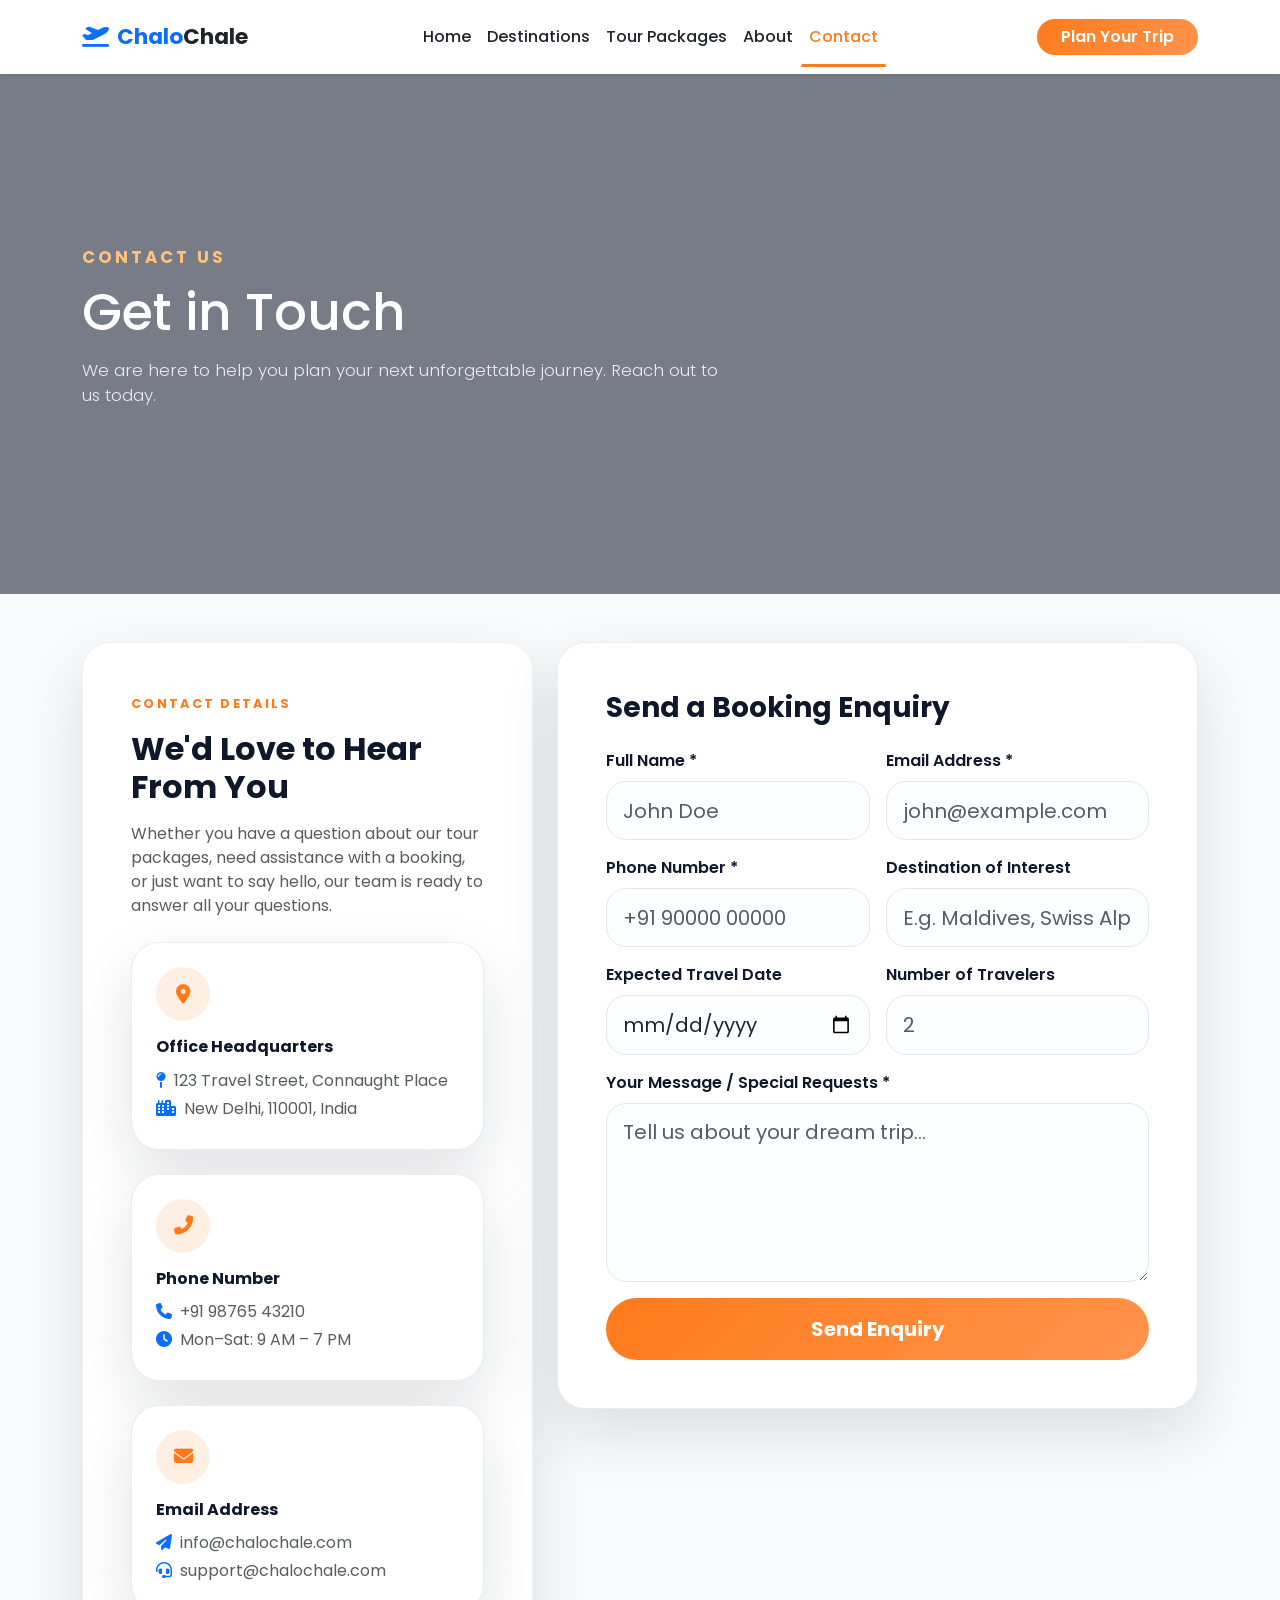
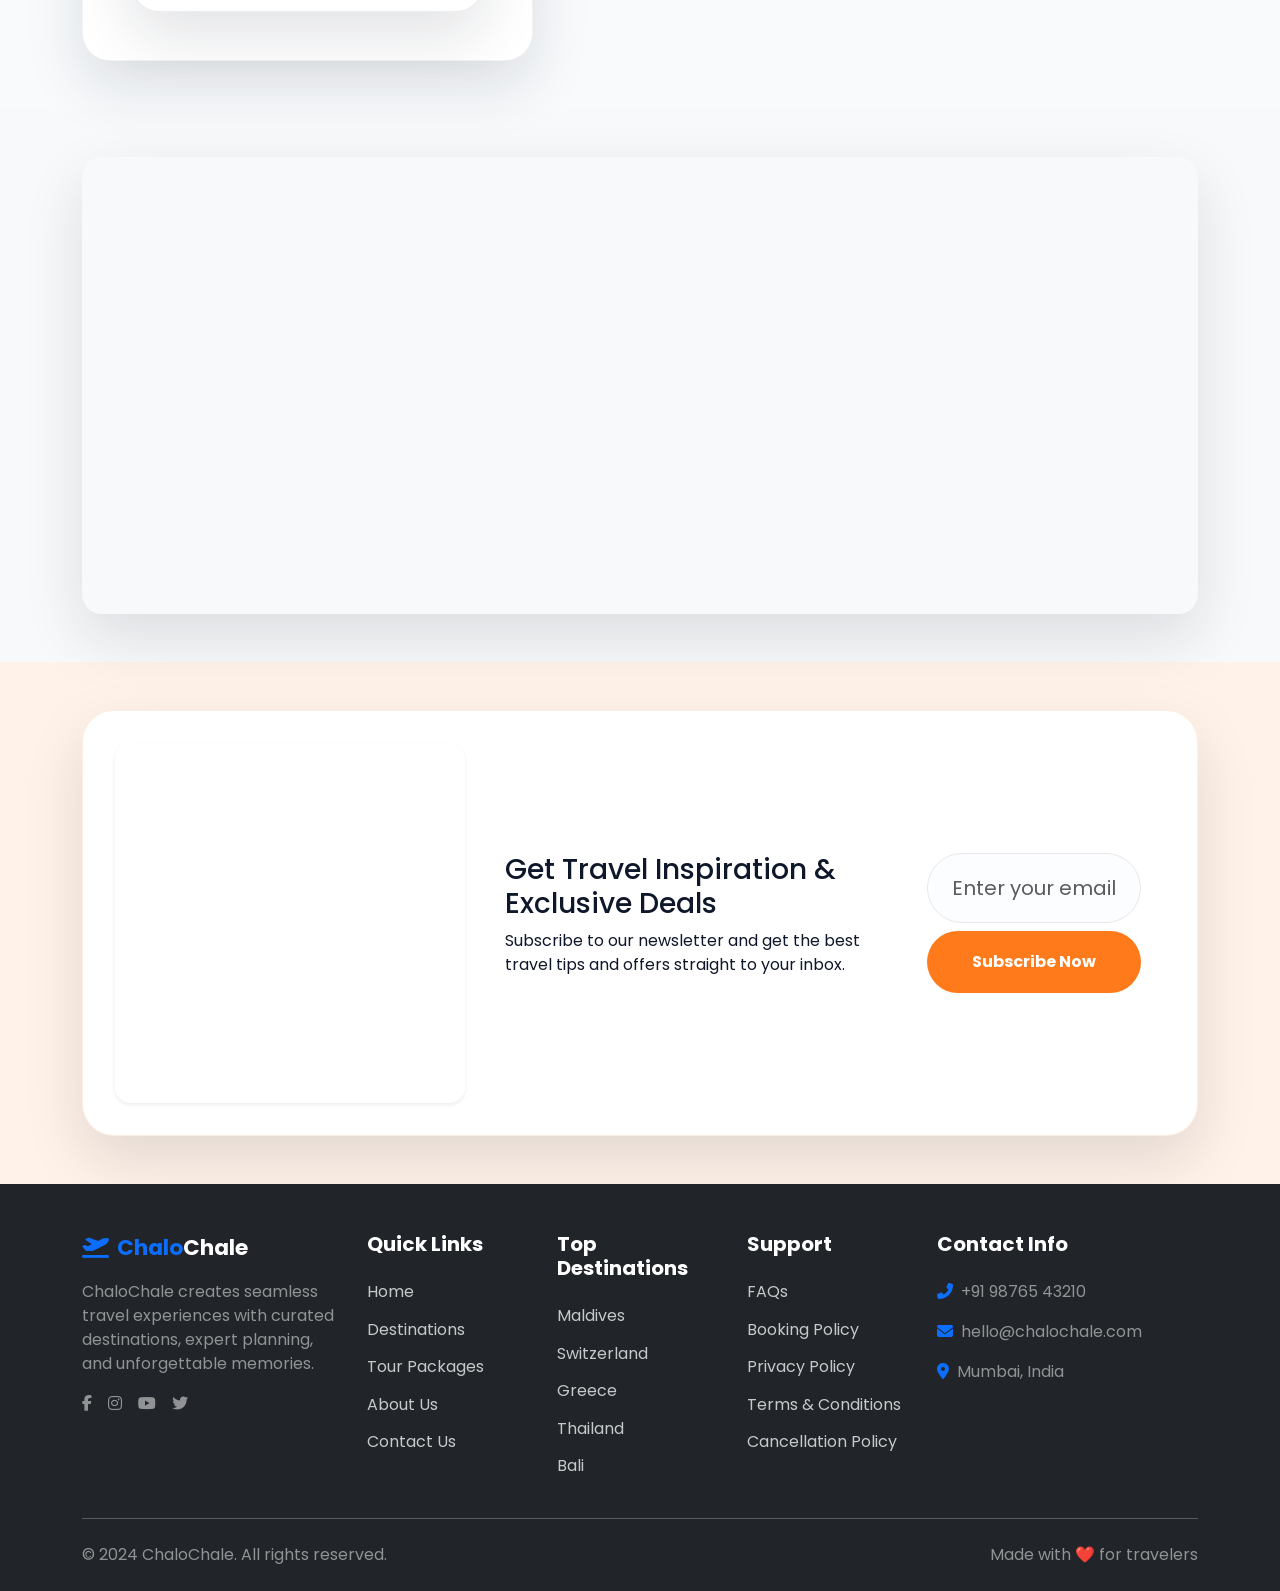
<file: contact.html>
﻿<!DOCTYPE html>
<html lang="en">
<head>
    <meta charset="UTF-8">
    <meta name="viewport" content="width=device-width, initial-scale=1.0">
    <meta name="description" content="Contact ChaloChale for bookings, travel assistance, and inquiries. Explore premium travel services with our luxury booking platform.">
    <title>Contact - ChaloChale</title>
    <link rel="icon" type="image/svg+xml" href="./assets/icons/chalochale-favicon.svg">
    <link href="https://cdn.jsdelivr.net/npm/bootstrap@5.3.8/dist/css/bootstrap.min.css" rel="stylesheet">
    <link rel="stylesheet" href="https://cdnjs.cloudflare.com/ajax/libs/font-awesome/6.4.0/css/all.min.css">
    <link rel="preconnect" href="https://fonts.googleapis.com">
    <link rel="preconnect" href="https://fonts.gstatic.com" crossorigin>
    <link href="https://fonts.googleapis.com/css2?family=Poppins:wght@300;400;500;600;700;800&display=swap" rel="stylesheet">
    <link rel="stylesheet" href="./assets/css/style.css">
</head>
<body>
    <header class="sticky-top bg-white shadow-sm">
        <nav class="navbar navbar-expand-lg navbar-light bg-white py-3">
            <div class="container">
                <a class="navbar-brand fw-bold d-flex align-items-center" href="index.html">
                    <i class="fas fa-plane-departure text-primary me-2"></i>
                    <span class="text-primary">Chalo</span><span class="text-dark">Chale</span>
                </a>
                <button class="navbar-toggler" type="button" data-bs-toggle="collapse" data-bs-target="#navbarNav" aria-controls="navbarNav" aria-expanded="false" aria-label="Toggle navigation">
                    <span class="navbar-toggler-icon"></span>
                </button>
                <div class="collapse navbar-collapse" id="navbarNav">
                    <ul class="navbar-nav mx-auto mb-2 mb-lg-0">
                        <li class="nav-item"><a class="nav-link text-dark" href="index.html">Home</a></li>
                        <li class="nav-item"><a class="nav-link text-dark" href="destinations.html">Destinations</a></li>
                        <li class="nav-item"><a class="nav-link text-dark" href="Packages.html">Tour Packages</a></li>
                        <li class="nav-item"><a class="nav-link text-dark" href="About.html">About</a></li>
                        <li class="nav-item"><a class="nav-link active" href="contact.html">Contact</a></li>
                    </ul>
                    <a class="btn btn-primary rounded-pill px-4 fw-semibold" href="login.html">Plan Your Trip</a>
                </div>
            </div>
        </nav>
    </header>

    <section class="contact-hero d-flex align-items-center">
        <div class="container">
            <div class="row">
                <div class="col-lg-7">
                    <p class="section-label">CONTACT US</p>
                    <h1>Get in Touch</h1>
                    <p class="lead">We are here to help you plan your next unforgettable journey. Reach out to us today.</p>
                </div>
            </div>
        </div>
    </section>

    <section class="contact-main py-5">
        <div class="container">
            <div class="row g-4">
                <div class="col-lg-5 fade-in-up">
                    <div class="contact-intro-card p-4 p-xl-5">
                        <p class="section-label">CONTACT DETAILS</p>
                        <h2 class="fw-bold mb-3">We'd Love to Hear From You</h2>
                        <p class="text-muted mb-4">Whether you have a question about our tour packages, need assistance with a booking, or just want to say hello, our team is ready to answer all your questions.</p>

                        <div class="contact-info-card p-4 mb-4">
                            <div class="icon-holder mb-3"><i class="fas fa-map-marker-alt"></i></div>
                            <h6>Office Headquarters</h6>
                            <p class="mb-1 text-muted"><i class="fas fa-map-pin me-2 text-primary"></i>123 Travel Street, Connaught Place</p>
                            <p class="text-muted"><i class="fas fa-city me-2 text-primary"></i>New Delhi, 110001, India</p>
                        </div>
                        <div class="contact-info-card p-4 mb-4">
                            <div class="icon-holder mb-3"><i class="fas fa-phone-alt"></i></div>
                            <h6>Phone Number</h6>
                            <p class="mb-1 text-muted"><i class="fas fa-phone me-2 text-primary"></i>+91 98765 43210</p>
                            <p class="text-muted"><i class="fas fa-clock me-2 text-primary"></i>Mon–Sat: 9 AM – 7 PM</p>
                        </div>
                        <div class="contact-info-card p-4">
                            <div class="icon-holder mb-3"><i class="fas fa-envelope"></i></div>
                            <h6>Email Address</h6>
                            <p class="mb-1 text-muted"><i class="fas fa-paper-plane me-2 text-primary"></i><a href="mailto:info@chalochale.com" class="text-muted text-decoration-none">info@chalochale.com</a></p>
                            <p class="text-muted"><i class="fas fa-headset me-2 text-primary"></i><a href="mailto:support@chalochale.com" class="text-muted text-decoration-none">support@chalochale.com</a></p>
                        </div>
                    </div>
                </div>
                <div class="col-lg-7 fade-in-up">
                    <div class="contact-form-card p-4 p-xl-5">
                        <h3 class="fw-bold mb-4">Send a Booking Enquiry</h3>
                        <form id="contact-enquiry-form" novalidate>
                            <div class="row g-3">
                                <div class="col-md-6">
                                    <label for="fullName" class="form-label">Full Name *</label>
                                    <input id="fullName" type="text" class="form-control form-control-lg" placeholder="John Doe" required>
                                    <div class="invalid-feedback">Please enter your full name.</div>
                                </div>
                                <div class="col-md-6">
                                    <label for="emailAddress" class="form-label">Email Address *</label>
                                    <input id="emailAddress" type="email" class="form-control form-control-lg" placeholder="john@example.com" required>
                                    <div class="invalid-feedback">Please enter a valid email address.</div>
                                </div>
                                <div class="col-md-6">
                                    <label for="phoneNumber" class="form-label">Phone Number *</label>
                                    <input id="phoneNumber" type="tel" class="form-control form-control-lg" placeholder="+91 90000 00000" required>
                                    <div class="invalid-feedback">Please enter your phone number.</div>
                                </div>
                                <div class="col-md-6">
                                    <label for="destinationInterest" class="form-label">Destination of Interest</label>
                                    <input id="destinationInterest" type="text" class="form-control form-control-lg" placeholder="E.g. Maldives, Swiss Alps">
                                </div>
                                <div class="col-md-6">
                                    <label for="travelDate" class="form-label">Expected Travel Date</label>
                                    <input id="travelDate" type="date" class="form-control form-control-lg">
                                </div>
                                <div class="col-md-6">
                                    <label for="travelers" class="form-label">Number of Travelers</label>
                                    <input id="travelers" type="number" class="form-control form-control-lg" placeholder="2" min="1">
                                </div>
                                <div class="col-12">
                                    <label for="message" class="form-label">Your Message / Special Requests *</label>
                                    <textarea id="message" class="form-control form-control-lg" rows="5" placeholder="Tell us about your dream trip..." required></textarea>
                                    <div class="invalid-feedback">Please share your travel request.</div>
                                </div>
                                <div class="col-12">
                                    <button type="submit" class="btn btn-primary btn-lg w-100">Send Enquiry</button>
                                </div>
                            </div>
                        </form>
                    </div>
                </div>
            </div>
        </div>
    </section>

    <section class="map-section">
        <div class="container">
            <div class="map-wrapper fade-in-up">
                <iframe src="https://www.google.com/maps/embed?pb=!1m18!1m12!1m3!1d3502.0509088076267!2d77.21672117490584!3d28.631845682442434!2m3!1f0!2f0!3f0!3m2!1i1024!2i768!4f13.1!3m3!1m2!1s0x390d1ed5b1ccba05%3A0xd2c0217e71aa00e!2sConnaught%20Place%2C%20New%20Delhi%2C%20Delhi!5e0!3m2!1sen!2sin!4v1700000000000!5m2!1sen!2sin" allowfullscreen="" loading="lazy" referrerpolicy="no-referrer-when-downgrade"></iframe>
            </div>
        </div>
    </section>

    <section class="newsletter-section py-5 bg-peach">
        <div class="container">
            <div class="newsletter-card row g-0 align-items-center">
                <div class="col-lg-4">
                    <div class="newsletter-image rounded-4 shadow-sm" role="img" aria-label="Travel kit illustration"></div>
                </div>
                <div class="col-lg-5 newsletter-content">
                    <h3>Get Travel Inspiration & Exclusive Deals</h3>
                    <p>Subscribe to our newsletter and get the best travel tips and offers straight to your inbox.</p>
                </div>
                <div class="col-lg-3 p-4">
                    <form class="row g-2 newsletter-form" novalidate>
                        <div class="col-12">
                            <input type="email" class="form-control form-control-lg" placeholder="Enter your email address" required>
                        </div>
                        <div class="col-12 d-grid">
                            <button type="submit" class="btn btn-primary btn-subscribe">Subscribe Now</button>
                        </div>
                    </form>
                </div>
            </div>
        </div>
    </section>
    
    <footer class="bg-dark text-white pt-5 pb-4">
        <div class="container">
            <div class="row g-4">
                <div class="col-12 col-lg-3">
                    <a class="navbar-brand fw-bold text-white mb-3 d-inline-flex align-items-center" href="index.html">
                        <i class="fas fa-plane-departure text-primary me-2"></i>
                        <span class="text-primary">Chalo</span><span>Chale</span>
                    </a>
                    <p class="text-white-50">ChaloChale creates seamless travel experiences with curated destinations, expert planning, and unforgettable memories.</p>
                    <div class="d-flex gap-3 mt-3">
                        <a href="#" class="text-white-50 hover-primary"><i class="fab fa-facebook-f"></i></a>
                        <a href="#" class="text-white-50 hover-primary"><i class="fab fa-instagram"></i></a>
                        <a href="#" class="text-white-50 hover-primary"><i class="fab fa-youtube"></i></a>
                        <a href="#" class="text-white-50 hover-primary"><i class="fab fa-twitter"></i></a>
                    </div>
                </div>
                <div class="col-6 col-md-4 col-lg-2">
                    <h5 class="fw-bold mb-4">Quick Links</h5>
                    <ul class="list-unstyled footer-list">
                        <li><a href="index.html">Home</a></li>
                        <li><a href="destinations.html">Destinations</a></li>
                        <li><a href="Packages.html">Tour Packages</a></li>
                        <li><a href="About.html">About Us</a></li>
                        <li><a href="contact.html">Contact Us</a></li>
                    </ul>
                </div>
                <div class="col-6 col-md-4 col-lg-2">
                    <h5 class="fw-bold mb-4">Top Destinations</h5>
                    <ul class="list-unstyled footer-list">
                        <li><a href="#">Maldives</a></li>
                        <li><a href="#">Switzerland</a></li>
                        <li><a href="#">Greece</a></li>
                        <li><a href="#">Thailand</a></li>
                        <li><a href="#">Bali</a></li>
                    </ul>
                </div>
                <div class="col-6 col-md-4 col-lg-2">
                    <h5 class="fw-bold mb-4">Support</h5>
                    <ul class="list-unstyled footer-list">
                        <li><a href="#">FAQs</a></li>
                        <li><a href="#">Booking Policy</a></li>
                        <li><a href="#">Privacy Policy</a></li>
                        <li><a href="#">Terms & Conditions</a></li>
                        <li><a href="#">Cancellation Policy</a></li>
                    </ul>
                </div>
                <div class="col-12 col-lg-3">
                    <h5 class="fw-bold mb-4">Contact Info</h5>
                    <ul class="list-unstyled text-white-50 footer-list">
                        <li class="mb-3"><i class="fas fa-phone-alt me-2 text-primary"></i>+91 98765 43210</li>
                        <li class="mb-3"><i class="fas fa-envelope me-2 text-primary"></i>hello@chalochale.com</li>
                        <li><i class="fas fa-map-marker-alt me-2 text-primary"></i>Mumbai, India</li>
                    </ul>
                </div>
            </div>
            <hr class="border-white-10 my-4">
            <div class="row align-items-center">
                <div class="col-md-6 text-center text-md-start mb-3 mb-md-0">
                    <p class="mb-0 text-white-50">© 2024 ChaloChale. All rights reserved.</p>
                </div>
                <div class="col-md-6 text-center text-md-end">
                    <p class="mb-0 text-white-50">Made with <span class="text-danger">❤️</span> for travelers</p>
                </div>
            </div>
        </div>
    </footer>

    <script src="https://cdn.jsdelivr.net/npm/bootstrap@5.3.8/dist/js/bootstrap.bundle.min.js"></script>
    <script src="./assets/js/main.js"></script>
</body>
</html>
</file>
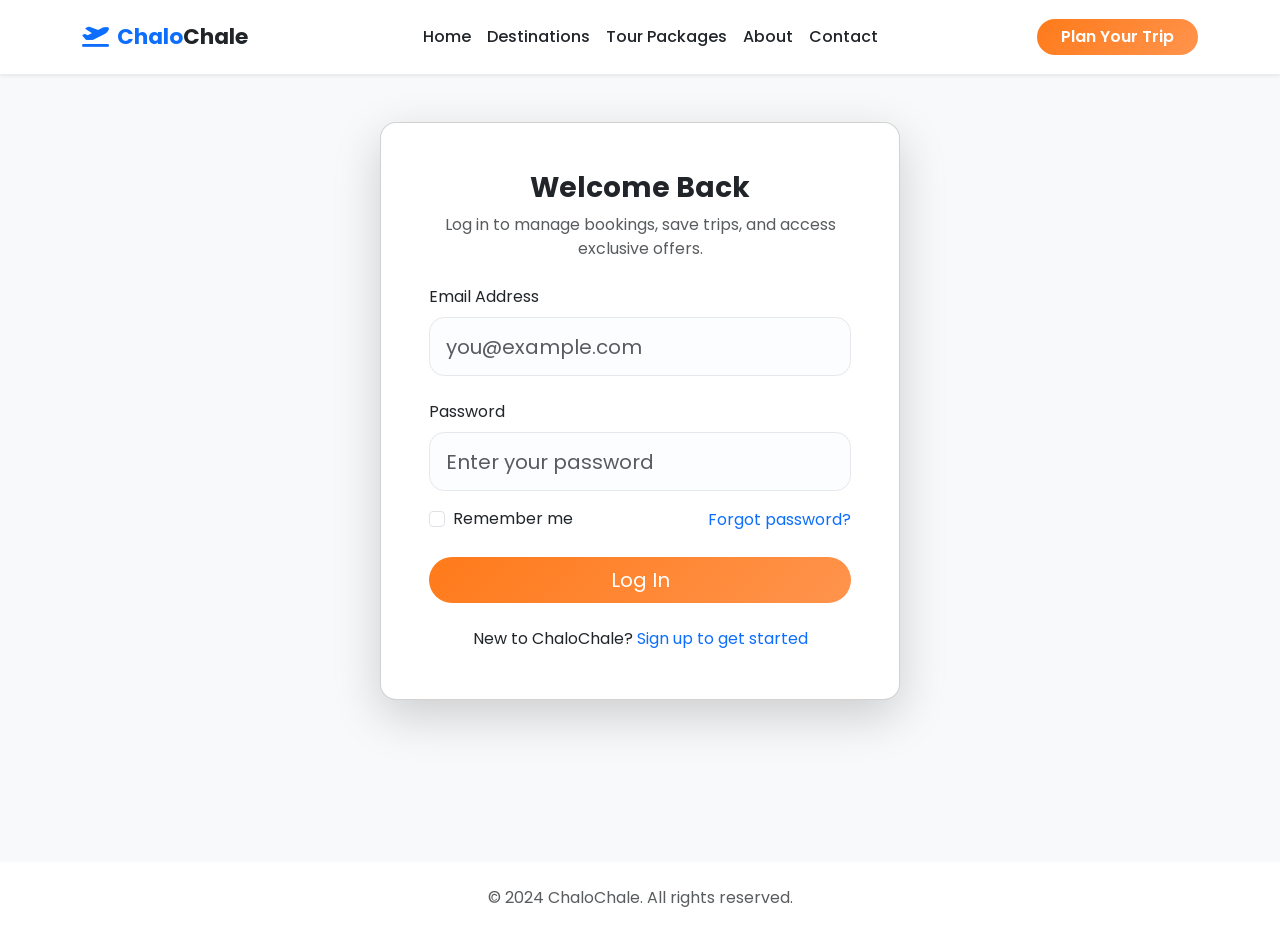
<file: login.html>
<!DOCTYPE html>
<html lang="en">
<head>
    <meta charset="UTF-8">
    <meta name="viewport" content="width=device-width, initial-scale=1.0">
    <meta name="description" content="Login to ChaloChale to access your bookings and manage your travel plans.">
    <title>Login - ChaloChale</title>
    <link rel="icon" type="image/svg+xml" href="./assets/icons/chalochale-favicon.svg">
    <link href="https://cdn.jsdelivr.net/npm/bootstrap@5.3.8/dist/css/bootstrap.min.css" rel="stylesheet">
    <link rel="stylesheet" href="https://cdnjs.cloudflare.com/ajax/libs/font-awesome/6.4.0/css/all.min.css">
    <link rel="preconnect" href="https://fonts.googleapis.com">
    <link rel="preconnect" href="https://fonts.gstatic.com" crossorigin>
    <link href="https://fonts.googleapis.com/css2?family=Poppins:wght@300;400;500;600;700;800&display=swap" rel="stylesheet">
    <link rel="stylesheet" href="./assets/css/style.css">
</head>
<body>
    <header class="sticky-top bg-white shadow-sm">
        <nav class="navbar navbar-expand-lg navbar-light bg-white py-3">
            <div class="container">
                <a class="navbar-brand fw-bold d-flex align-items-center" href="index.html">
                    <i class="fas fa-plane-departure text-primary me-2"></i>
                    <span class="text-primary">Chalo</span><span class="text-dark">Chale</span>
                </a>
                <button class="navbar-toggler" type="button" data-bs-toggle="collapse" data-bs-target="#navbarNav" aria-controls="navbarNav" aria-expanded="false" aria-label="Toggle navigation">
                    <span class="navbar-toggler-icon"></span>
                </button>
                <div class="collapse navbar-collapse" id="navbarNav">
                    <ul class="navbar-nav mx-auto mb-2 mb-lg-0">
                        <li class="nav-item"><a class="nav-link text-dark" href="index.html">Home</a></li>
                        <li class="nav-item"><a class="nav-link text-dark" href="destinations.html">Destinations</a></li>
                        <li class="nav-item"><a class="nav-link text-dark" href="Packages.html">Tour Packages</a></li>
                        <li class="nav-item"><a class="nav-link text-dark" href="About.html">About</a></li>
                        <li class="nav-item"><a class="nav-link text-dark" href="contact.html">Contact</a></li>
                    </ul>
                    <a class="btn btn-primary rounded-pill px-4 fw-semibold" href="login.html">Plan Your Trip</a>
                </div>
            </div>
        </nav>
    </header>

    <main class="py-5 bg-light" style="min-height: calc(100vh - 112px);">
        <div class="container d-flex align-items-center justify-content-center" style="min-height: 100%;">
            <div class="card rounded-4 shadow-lg w-100" style="max-width: 520px;">
                <div class="card-body p-5">
                    <div class="text-center mb-4">
                        <h1 class="h3 fw-bold">Welcome Back</h1>
                        <p class="text-muted mb-0">Log in to manage bookings, save trips, and access exclusive offers.</p>
                    </div>
                    <form id="loginForm">
                        <div class="mb-4">
                            <label for="loginEmail" class="form-label">Email Address</label>
                            <input type="email" class="form-control form-control-lg" id="loginEmail" placeholder="you@example.com" required>
                        </div>
                        <div class="mb-3">
                            <label for="loginPassword" class="form-label">Password</label>
                            <input type="password" class="form-control form-control-lg" id="loginPassword" placeholder="Enter your password" required>
                        </div>
                        <div class="d-flex align-items-center justify-content-between mb-4">
                            <div class="form-check">
                                <input class="form-check-input" type="checkbox" value="" id="rememberMe">
                                <label class="form-check-label" for="rememberMe">Remember me</label>
                            </div>
                            <a href="#" class="text-primary text-decoration-none">Forgot password?</a>
                        </div>
                        <button type="submit" class="btn btn-primary btn-lg w-100 rounded-pill">Log In</button>
                    </form>
                    <div class="text-center mt-4">
                        <p class="mb-0">New to ChaloChale? <a href="signup.html" class="text-primary text-decoration-none">Sign up to get started</a></p>
                    </div>
                </div>
            </div>
        </div>
    </main>

    <footer class="bg-white text-center py-4">
        <p class="mb-0 text-muted">© 2024 ChaloChale. All rights reserved.</p>
    </footer>

    <script src="https://cdn.jsdelivr.net/npm/bootstrap@5.3.8/dist/js/bootstrap.bundle.min.js"></script>
    <script src="./assets/js/main.js"></script>
</body>
</html>
</file>
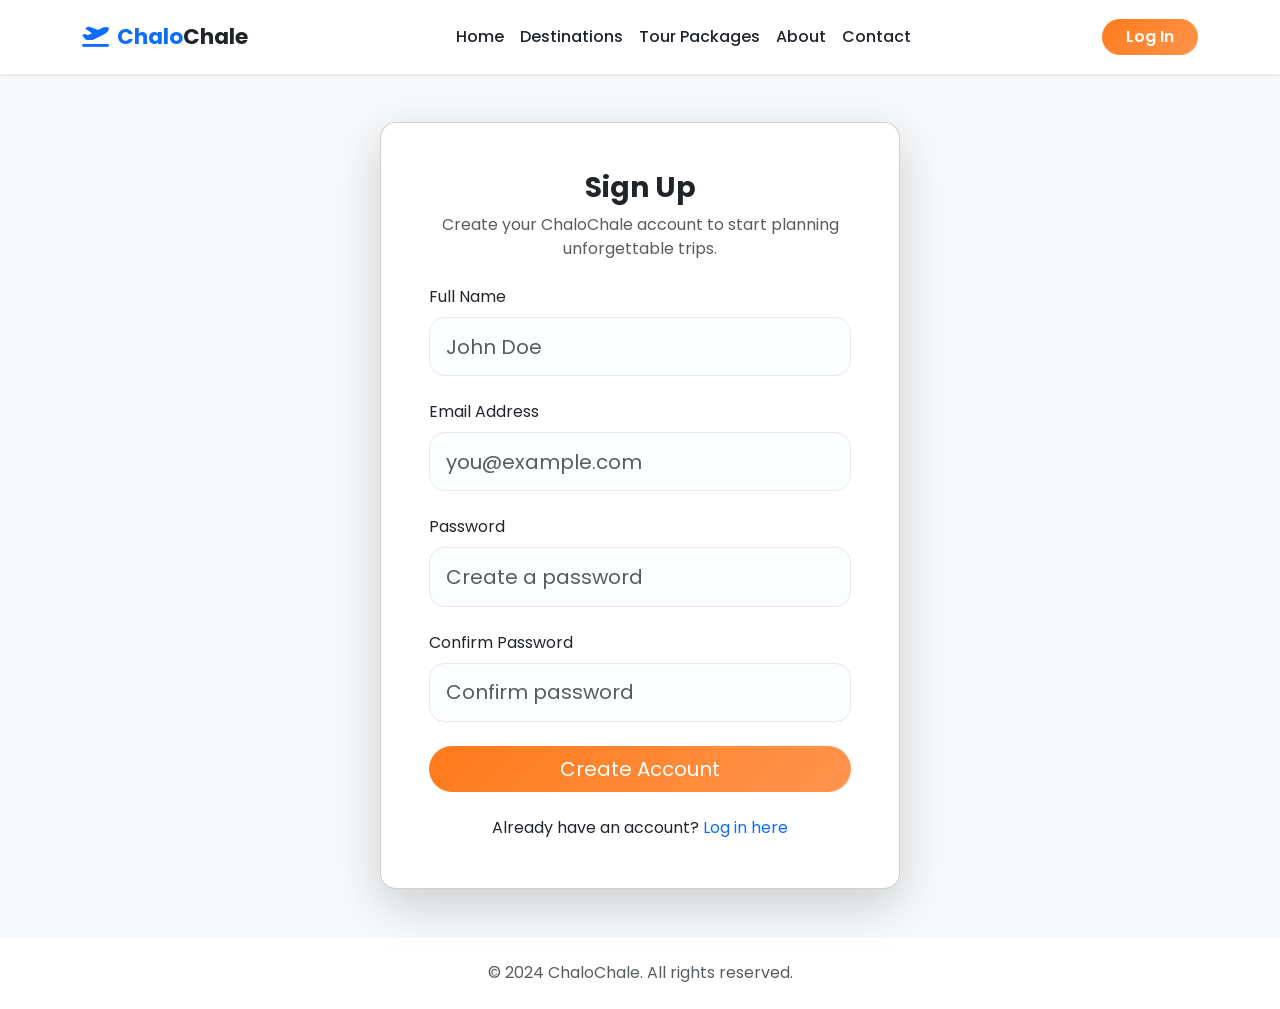
<file: signup.html>
<!DOCTYPE html>
<html lang="en">
<head>
    <meta charset="UTF-8">
    <meta name="viewport" content="width=device-width, initial-scale=1.0">
    <meta name="description" content="Sign up for ChaloChale to access exclusive travel deals, manage bookings, and save your favorite itineraries.">
    <title>Sign Up - ChaloChale</title>
    <link rel="icon" type="image/svg+xml" href="./assets/icons/chalochale-favicon.svg">
    <link href="https://cdn.jsdelivr.net/npm/bootstrap@5.3.8/dist/css/bootstrap.min.css" rel="stylesheet">
    <link rel="stylesheet" href="https://cdnjs.cloudflare.com/ajax/libs/font-awesome/6.4.0/css/all.min.css">
    <link rel="preconnect" href="https://fonts.googleapis.com">
    <link rel="preconnect" href="https://fonts.gstatic.com" crossorigin>
    <link href="https://fonts.googleapis.com/css2?family=Poppins:wght@300;400;500;600;700;800&display=swap" rel="stylesheet">
    <link rel="stylesheet" href="./assets/css/style.css">
</head>
<body>
    <header class="sticky-top bg-white shadow-sm">
        <nav class="navbar navbar-expand-lg navbar-light bg-white py-3">
            <div class="container">
                <a class="navbar-brand fw-bold d-flex align-items-center" href="index.html">
                    <i class="fas fa-plane-departure text-primary me-2"></i>
                    <span class="text-primary">Chalo</span><span class="text-dark">Chale</span>
                </a>
                <button class="navbar-toggler" type="button" data-bs-toggle="collapse" data-bs-target="#navbarNav" aria-controls="navbarNav" aria-expanded="false" aria-label="Toggle navigation">
                    <span class="navbar-toggler-icon"></span>
                </button>
                <div class="collapse navbar-collapse" id="navbarNav">
                    <ul class="navbar-nav mx-auto mb-2 mb-lg-0">
                        <li class="nav-item"><a class="nav-link text-dark" href="index.html">Home</a></li>
                        <li class="nav-item"><a class="nav-link text-dark" href="destinations.html">Destinations</a></li>
                        <li class="nav-item"><a class="nav-link text-dark" href="Packages.html">Tour Packages</a></li>
                        <li class="nav-item"><a class="nav-link text-dark" href="About.html">About</a></li>
                        <li class="nav-item"><a class="nav-link text-dark" href="contact.html">Contact</a></li>
                    </ul>
                    <a class="btn btn-primary rounded-pill px-4 fw-semibold" href="login.html">Log In</a>
                </div>
            </div>
        </nav>
    </header>

    <main class="py-5 bg-light" style="min-height: calc(100vh - 112px);">
        <div class="container d-flex align-items-center justify-content-center" style="min-height: 100%;">
            <div class="card rounded-4 shadow-lg w-100" style="max-width: 520px;">
                <div class="card-body p-5">
                    <div class="text-center mb-4">
                        <h1 class="h3 fw-bold">Sign Up</h1>
                        <p class="text-muted mb-0">Create your ChaloChale account to start planning unforgettable trips.</p>
                    </div>
                    <form>
                        <div class="mb-4">
                            <label for="signupName" class="form-label">Full Name</label>
                            <input type="text" class="form-control form-control-lg" id="signupName" placeholder="John Doe" required>
                        </div>
                        <div class="mb-4">
                            <label for="signupEmail" class="form-label">Email Address</label>
                            <input type="email" class="form-control form-control-lg" id="signupEmail" placeholder="you@example.com" required>
                        </div>
                        <div class="mb-4">
                            <label for="signupPassword" class="form-label">Password</label>
                            <input type="password" class="form-control form-control-lg" id="signupPassword" placeholder="Create a password" required>
                        </div>
                        <div class="mb-4">
                            <label for="signupConfirmPassword" class="form-label">Confirm Password</label>
                            <input type="password" class="form-control form-control-lg" id="signupConfirmPassword" placeholder="Confirm password" required>
                        </div>
                        <button type="submit" class="btn btn-primary btn-lg w-100 rounded-pill">Create Account</button>
                    </form>
                    <div class="text-center mt-4">
                        <p class="mb-0">Already have an account? <a href="login.html" class="text-primary text-decoration-none">Log in here</a></p>
                    </div>
                </div>
            </div>
        </div>
    </main>

    <footer class="bg-white text-center py-4">
        <p class="mb-0 text-muted">© 2024 ChaloChale. All rights reserved.</p>
    </footer>

    <script src="https://cdn.jsdelivr.net/npm/bootstrap@5.3.8/dist/js/bootstrap.bundle.min.js"></script>
    <script src="./assets/js/main.js"></script>
</body>
</html>
</file>
<file: assets/css/style.css>
﻿:root {
    --primary-color: #FF7A1A;
    --primary-dark: #E56A0A;
    --primary-orange: #FF7A1A;
    --dark-navy: #0F172A;
    --white: #FFFFFF;
    --light-gray: #F8F9FA;
    --soft-peach: #FFF2E8;
    --border-gray: #E5E7EB;
    --text-dark: #0F172A;
    --text-muted: #6B7280;
    --text-muted-alt: #6B7280;
    --bg-light: #F8F9FA;
    --bg-peach: #FFF2E8;
    --footer-dark: #0F172A;
    --shadow-sm: 0 12px 28px rgba(15, 23, 42, 0.08);
    --shadow-md: 0 16px 34px rgba(15, 23, 42, 0.12);
    --shadow-lg: 0 24px 60px rgba(15, 23, 42, 0.16);
    --shadow-soft: 0 24px 55px rgba(15, 23, 42, 0.12);
}

* {
    box-sizing: border-box;
}

html {
    scroll-behavior: smooth;
}

body {
    margin: 0;
    font-family: 'Poppins', sans-serif;
    color: var(--text-dark);
    background-color: var(--bg-light);
}

img {
    max-width: 100%;
    display: block;
}

a {
    text-decoration: none;
}

button, input, select, textarea {
    font-family: inherit;
}

.navbar {
    transition: all 0.3s ease;
    background: #fff;
}

.navbar .nav-link {
    color: #1f2937;
    font-weight: 500;
    transition: color 0.25s ease;
}

.navbar .nav-link:hover,
.navbar .nav-link.active {
    color: var(--primary-color);
}

.btn-primary, .btn-booking {
    background: linear-gradient(135deg, var(--primary-color), #ff944d);
    border: none;
    color: #fff;
    transition: transform 0.25s ease, box-shadow 0.25s ease;
}

.btn-primary:hover, .btn-booking:hover {
    transform: translateY(-2px) scale(1.01);
    box-shadow: 0 12px 26px rgba(255, 122, 26, 0.22);
    color: #fff;
}

.booking-hero {
    position: relative;
    min-height: 560px;
    background: url('https://images.unsplash.com/photo-1507525428034-b723cf961d3e?auto=format&fit=crop&w=1800&q=80') center/cover no-repeat;
    display: flex;
    align-items: center;
}

.hero-overlay {
    position: absolute;
    inset: 0;
    background: linear-gradient(90deg, rgba(15, 23, 42, 0.8) 0%, rgba(15, 23, 42, 0.45) 100%);
}

.hero-content {
    position: relative;
    z-index: 2;
}

.hero-tag {
    display: inline-block;
    padding: 0.5rem 0.9rem;
    border-radius: 999px;
    background: rgba(255, 255, 255, 0.13);
    border: 1px solid rgba(255, 255, 255, 0.22);
    color: #fff;
    text-transform: uppercase;
    letter-spacing: 0.2em;
    font-weight: 600;
    font-size: 0.8rem;
    margin-bottom: 1rem;
}

.progress-card,
.booking-form .card,
.summary-card,
.addon-card,
.review-card,
.newsletter-card,
.faq-section .accordion-item {
    border-radius: 1.5rem;
    box-shadow: var(--shadow-sm);
}

.progress-card {
    background: #fff;
    padding: 1.5rem;
    margin-top: -40px;
    position: relative;
    z-index: 2;
}

.progress-title {
    font-size: 0.95rem;
    font-weight: 700;
    color: var(--text-muted);
    text-transform: uppercase;
    letter-spacing: 0.16em;
    margin-bottom: 1rem;
}

.progress-steps {
    display: grid;
    grid-template-columns: repeat(5, 1fr);
    gap: 0.75rem;
}

.step {
    display: flex;
    align-items: center;
    gap: 0.6rem;
    padding: 0.7rem 0.8rem;
    border-radius: 999px;
    background: #f8fafc;
    color: #64748b;
    font-size: 0.9rem;
    font-weight: 600;
}

.step-icon {
    width: 30px;
    height: 30px;
    border-radius: 50%;
    display: inline-flex;
    align-items: center;
    justify-content: center;
    background: #e2e8f0;
    color: #475569;
}

.step-complete {
    background: rgba(255, 122, 26, 0.1);
    color: var(--primary-color);
}

.step-complete .step-icon {
    background: var(--primary-color);
    color: #fff;
}

.step-active {
    background: rgba(15, 23, 42, 0.08);
    color: var(--dark-navy);
}

.step-active .step-icon {
    background: var(--dark-navy);
    color: #fff;
}

.booking-form .card {
    background: var(--white);
}

.section-heading {
    margin-bottom: 0.5rem;
}

.section-tag {
    color: var(--primary-color);
    text-transform: uppercase;
    letter-spacing: 0.2em;
    font-weight: 700;
    font-size: 0.8rem;
    margin-bottom: 0.4rem;
}

.form-control,
.form-select,
.request-box {
    border: 1px solid var(--border-gray);
    border-radius: 0.95rem;
    padding: 0.85rem 1rem;
    transition: all 0.25s ease;
    background: #fcfdff;
}

.form-control:focus,
.form-select:focus,
.request-box:focus {
    border-color: var(--primary-color);
    box-shadow: 0 0 0 4px rgba(255, 122, 26, 0.12);
    background: #fff;
}

.custom-check .form-check-input:checked {
    background-color: var(--primary-color);
    border-color: var(--primary-color);
}

.request-box {
    min-height: 135px;
    resize: vertical;
}

.summary-card {
    background: #fff;
    overflow: hidden;
    position: sticky;
    top: 100px;
}

.summary-card img {
    height: 220px;
    object-fit: cover;
}

.summary-body {
    padding: 1.25rem;
}

.summary-tag {
    color: var(--primary-color);
    font-weight: 700;
    margin-bottom: 0.4rem;
    text-transform: uppercase;
    letter-spacing: 0.15em;
    font-size: 0.75rem;
}

.summary-meta {
    color: var(--text-muted);
    margin-bottom: 1rem;
}

.summary-info,
.price-breakdown {
    border-top: 1px solid var(--border-gray);
    padding-top: 1rem;
    margin-top: 1rem;
}

.summary-info .d-flex,
.price-breakdown .d-flex {
    margin-bottom: 0.65rem;
    color: var(--text-muted);
}

.summary-info strong,
.grand-total strong {
    color: var(--text-dark);
}

.grand-total {
    display: flex;
    justify-content: space-between;
    align-items: center;
    padding-top: 1rem;
    margin-top: 0.8rem;
    border-top: 1px solid var(--border-gray);
    font-size: 1.1rem;
}

.payment-methods {
    border-top: 1px solid var(--border-gray);
    padding-top: 1rem;
    margin-top: 1rem;
}

.payment-icons {
    display: flex;
    flex-wrap: wrap;
    gap: 0.5rem;
    margin-bottom: 0.7rem;
}

.payment-icons span {
    width: 46px;
    height: 46px;
    border-radius: 50%;
    background: #f8fafc;
    display: inline-flex;
    align-items: center;
    justify-content: center;
    color: var(--primary-color);
    font-size: 1.1rem;
}

.secure-payment {
    color: var(--text-muted);
    font-size: 0.95rem;
    margin-bottom: 0;
}

.addon-card {
    background: #fff;
    overflow: hidden;
    transition: transform 0.3s ease, box-shadow 0.3s ease;
}

.addon-card:hover {
    transform: translateY(-8px);
    box-shadow: var(--shadow-md);
}

.addon-card img {
    height: 180px;
    object-fit: cover;
}

.addon-content {
    padding: 1rem;
}

.addon-content h3 {
    font-size: 1.05rem;
    font-weight: 700;
    margin-bottom: 0.75rem;
}

.review-card {
    background: #fff;
    padding: 1.25rem;
}

.review-avatar {
    width: 54px;
    height: 54px;
    border-radius: 50%;
    object-fit: cover;
    margin-right: 0.9rem;
}

.faq-section .accordion-item {
    overflow: hidden;
    border: 1px solid var(--border-gray);
    margin-bottom: 0.8rem;
}

.faq-section .accordion-button {
    font-weight: 600;
    color: var(--dark-navy);
    background: #fff;
}

.faq-section .accordion-button:not(.collapsed) {
    background: rgba(255, 122, 26, 0.08);
    color: var(--primary-color);
    box-shadow: none;
}

.newsletter-card {
    background: var(--soft-peach);
    padding: 2rem;
    border: 1px solid rgba(255, 122, 26, 0.12);
}

.newsletter-image {
    border-radius: 1.2rem;
    height: 100%;
    min-height: 220px;
    object-fit: cover;
}

.newsletter-form .form-control {
    border-radius: 999px;
}

.footer {
    background: var(--dark-navy);
    color: #fff;
}

.footer-socials a {
    display: inline-flex;
    width: 40px;
    height: 40px;
    align-items: center;
    justify-content: center;
    border-radius: 50%;
    background: rgba(255,255,255,0.08);
    color: #fff;
    margin-right: 0.5rem;
}

.footer-links a {
    color: rgba(255,255,255,0.75);
    display: block;
    margin-bottom: 0.45rem;
}

.footer-links a:hover {
    color: var(--primary-color);
}

.footer-bottom {
    border-top: 1px solid rgba(255,255,255,0.1);
    padding: 1rem 0;
    color: rgba(255,255,255,0.7);
    font-size: 0.95rem;
}

.reveal {
    opacity: 0;
    transform: translateY(26px);
    transition: opacity 0.7s ease, transform 0.7s ease;
}

.reveal.visible {
    opacity: 1;
    transform: translateY(0);
}

.form-message {
    min-height: 1.4rem;
    color: var(--primary-color);
    font-weight: 600;
}

@media (max-width: 991px) {
    .progress-steps {
        grid-template-columns: repeat(2, 1fr);
    }

    .summary-card {
        position: static;
    }
}

@media (max-width: 576px) {
    .booking-hero {
        min-height: 480px;
    }

    .progress-steps {
        grid-template-columns: 1fr;
    }

    .newsletter-card {
        padding: 1.25rem;
    }

    .hero-content {
        padding: 0 0.5rem;
    }
}

a {
    text-decoration: none;
}

img {
    max-width: 100%;
    display: block;
}

button,
input,
select {
    font-family: inherit;
}

.navbar {
    transition: all 0.3s ease;
    background-color: #ffffff;
}

.navbar .nav-link {
    color: #1f2937;
    font-weight: 500;
    transition: color 0.25s ease;
}

.navbar .nav-link:hover,
.navbar .nav-link.active,
.navbar .packages-active {
    color: var(--primary-color);
}

.navbar .packages-active {
    position: relative;
}

.navbar .packages-active::after {
    content: '';
    position: absolute;
    left: 0;
    right: 0;
    bottom: -8px;
    height: 3px;
    background: var(--primary-color);
    border-radius: 999px;
}

.navbar-brand {
    font-size: 1.3rem;
}

.packages-hero {
    min-height: 520px;
    background-image: url('https://images.unsplash.com/photo-1516574187841-cb9cc2ca948b?w=1920&h=1080&fit=crop&q=90');
    background-size: cover;
    background-position: center;
    position: relative;
}

.packages-hero::before {
    content: '';
    position: absolute;
    inset: 0;
    background: rgba(15, 23, 42, 0.55);
}

.packages-hero-overlay {
    background: linear-gradient(135deg, rgba(15, 23, 42, 0.85) 0%, rgba(15, 23, 42, 0.65) 100%);
}

.packages-hero .container {
    position: relative;
    z-index: 2;
}

.hero-tag {
    background: rgba(255, 255, 255, 0.15);
    border: 1px solid rgba(255, 255, 255, 0.3);
}

.packages-hero-title {
    font-size: clamp(2.8rem, 4vw, 4rem);
    font-weight: 800;
    color: #ffffff;
    line-height: 1.05;
}

.packages-hero-subtitle {
    font-size: 1.1rem;
    color: rgba(255, 255, 255, 0.92);
    max-width: 680px;
}

.filter-section {
    position: relative;
    margin-top: -70px;
    z-index: 5;
    padding-bottom: 2rem;
}

.filter-panel {
    background: #ffffff;
    border-radius: 1.75rem;
    padding: 1.5rem;
    box-shadow: var(--shadow-lg);
}

.filter-panel .form-control,
.filter-panel .form-select {
    background: #f8fafc;
    border: 1px solid #e5e7eb;
    border-radius: 1rem;
    padding: 0.95rem 1rem;
    transition: all 0.25s ease;
}

.filter-panel .form-control:focus,
.filter-panel .form-select:focus {
    border-color: var(--primary-color);
    box-shadow: 0 0 0 4px rgba(255, 122, 26, 0.12);
    background: #ffffff;
}

.filter-panel .form-label {
    font-size: 0.75rem;
    font-weight: 700;
    text-transform: uppercase;
    letter-spacing: 0.08em;
    color: #6b7280;
    margin-bottom: 0.6rem;
}

.btn-reset-filters {
    border: 2px solid var(--primary-color);
    color: var(--primary-color);
    font-weight: 700;
    background: transparent;
    transition: all 0.25s ease;
}

.btn-reset-filters:hover {
    background: var(--primary-color);
    color: #ffffff;
}

.packages-grid {
    background: var(--bg-light);
}

.package-card-enhanced {
    display: flex;
    flex-direction: column;
    min-height: 100%;
    border-radius: 24px;
    overflow: hidden;
    background: #ffffff;
    transition: transform 0.35s ease, box-shadow 0.35s ease;
    box-shadow: var(--shadow-sm);
}

.package-card-enhanced:hover {
    transform: translateY(-14px);
    box-shadow: var(--shadow-lg);
}

.package-image {
    position: relative;
    height: 280px;
    overflow: hidden;
}

.package-image img {
    width: 100%;
    height: 100%;
    object-fit: cover;
    transition: transform 0.6s ease;
}

.package-card-enhanced:hover .package-image img {
    transform: scale(1.1);
}

.duration-badge {
    position: absolute;
    top: 18px;
    left: 18px;
    background: rgba(255, 255, 255, 0.95);
    color: var(--text-dark);
    padding: 0.55rem 0.9rem;
    border-radius: 999px;
    font-size: 0.85rem;
    font-weight: 600;
    z-index: 2;
}

.wishlist-btn-package {
    position: absolute;
    top: 18px;
    right: 18px;
    width: 44px;
    height: 44px;
    border-radius: 50%;
    border: none;
    background: rgba(255, 255, 255, 0.94);
    color: #6b7280;
    display: flex;
    align-items: center;
    justify-content: center;
    transition: all 0.3s ease;
    z-index: 2;
    box-shadow: 0 2px 10px rgba(0, 0, 0, 0.1);
}

.wishlist-btn-package:hover {
    transform: scale(1.05);
    color: #ff7a1a;
}

.wishlist-btn-package .fa-heart {
    transition: all 0.3s ease;
}

.wishlist-btn-package.active .fa-heart {
    color: #ff4757;
}

.card-body {
    padding: 1.6rem;
    display: flex;
    flex-direction: column;
    flex-grow: 1;
}

.package-title {
    font-size: 1.2rem;
    font-weight: 700;
    margin-bottom: 1rem;
}

.package-description {
    color: #6b7280;
    margin-bottom: 1.5rem;
    line-height: 1.75;
    flex-grow: 1;
}

.package-divider {
    height: 1px;
    background: #e5e7eb;
    margin-bottom: 1.3rem;
}

.package-footer {
    display: flex;
    justify-content: space-between;
    align-items: center;
    gap: 1rem;
    flex-wrap: wrap;
}

.package-price {
    display: flex;
    align-items: baseline;
    gap: 0.65rem;
}

.current-price {
    font-size: 1.45rem;
    font-weight: 800;
    color: var(--text-dark);
}

.price-unit {
    color: #6b7280;
}

.btn-explore-package {
    border-radius: 999px;
    padding: 0.85rem 1.45rem;
    background: var(--primary-color);
    border: none;
    color: #ffffff;
    font-weight: 700;
    transition: transform 0.25s ease, box-shadow 0.25s ease;
}

.btn-explore-package:hover {
    transform: translateY(-2px);
    box-shadow: 0 14px 30px rgba(255, 122, 26, 0.18);
}

.newsletter-section {
    background: var(--bg-peach);
}

.newsletter-card {
    background: #ffffff;
    border-radius: 2rem;
    overflow: hidden;
}

.newsletter-image {
    min-height: 360px;
    background-image: url('https://images.unsplash.com/photo-1473625247510-8ceb1760943f?w=900&h=900&fit=crop&q=90');
    background-size: cover;
    background-position: center;
}

.newsletter-content {
    padding: 2rem;
}

.btn-subscribe {
    background: var(--primary-color);
    border: none;
}

.btn-subscribe:hover {
    background: var(--primary-dark);
}

.footer-section {
    background: var(--footer-dark);
    color: rgba(255, 255, 255, 0.85);
}

.footer-section h5 {
    color: #ffffff;
    margin-bottom: 1rem;
    font-weight: 700;
}

.footer-list li {
    margin-bottom: 0.75rem;
}

.footer-list li a {
    color: rgba(255, 255, 255, 0.75);
    transition: color 0.25s ease;
}

.footer-list li a:hover {
    color: var(--primary-color);
}

.social-icons a {
    display: inline-flex;
    align-items: center;
    justify-content: center;
    background: rgba(255, 255, 255, 0.08);
    color: #ffffff;
    width: 38px;
    height: 38px;
    border-radius: 50%;
    margin-right: 0.65rem;
    transition: transform 0.25s ease, background 0.25s ease;
}

.social-icons a:hover {
    transform: translateY(-2px);
    background: var(--primary-color);
}

.contact-info p {
    margin-bottom: 0.85rem;
    color: rgba(255, 255, 255, 0.85);
}

.footer-bottom {
    color: rgba(255, 255, 255, 0.65);
}

.fade-in {
    opacity: 0;
    transform: translateY(24px);
    transition: opacity 0.8s ease, transform 0.8s ease;
}

.visible {
    opacity: 1;
    transform: translateY(0);
}

@media (max-width: 991px) {
    .packages-hero {
        min-height: 460px;
    }
    .filter-section {
        margin-top: -50px;
    }
    .package-image {
        height: 240px;
    }
}

@media (max-width: 767px) {
    .packages-hero {
        min-height: 420px;
    }
    .packages-hero-title {
        font-size: 2.6rem;
    }
    .filter-panel {
        padding: 1.25rem;
    }
    .navbar .nav-link {
        color: #374151;
    }
}

.destinations-hero {
    min-height: 560px;
    background-image: url('https://images.unsplash.com/photo-1507525428034-b723cf961d3e?w=1920&h=1080&fit=crop&q=90');
    background-size: cover;
    background-position: center;
    position: relative;
}

.destinations-hero-bg {
    background: rgba(15, 23, 42, 0.45);
}

.destinations-hero-overlay {
    background: linear-gradient(180deg, rgba(15, 23, 42, 0.25), rgba(15, 23, 42, 0.55));
}

.destinations-hero-title {
    font-size: clamp(3.2rem, 5vw, 4.8rem);
    letter-spacing: -0.05em;
    line-height: 1.02;
}

.destinations-hero-subtitle {
    font-size: 1.05rem;
    max-width: 620px;
}

.filter-section {
    margin-top: -80px;
    z-index: 10;
}

.filter-panel {
    border-radius: 32px;
    box-shadow: 0 35px 60px rgba(15, 23, 42, 0.12);
}

.filter-panel .form-label {
    font-size: 0.75rem;
    font-weight: 700;
    color: #6b7280;
    text-transform: uppercase;
    letter-spacing: 0.12em;
}

.filter-panel .form-select,
.filter-panel .form-control {
    background: #f8fafc;
    border: none;
}

.filter-panel .input-group {
    border-radius: 24px;
    overflow: hidden;
    border: 1px solid #e5e7eb;
}

.filter-panel .input-group-text {
    border: none;
    background: transparent;
    color: var(--primary-color);
}

.filter-panel .btn-outline-primary {
    border-color: var(--primary-color);
    color: var(--primary-color);
}

.filter-panel .btn-outline-primary:hover {
    background: rgba(255, 122, 26, 0.08);
}

.destination-card-enhanced {
    display: flex;
    flex-direction: column;
    min-height: 100%;
    background: #ffffff;
    border-radius: 28px;
    transition: transform 0.35s ease, box-shadow 0.35s ease;
    overflow: hidden;
}

.destination-card-enhanced:hover {
    transform: translateY(-14px);
    box-shadow: 0 28px 60px rgba(15, 23, 42, 0.12);
}

.destination-card-enhanced .destination-img {
    width: 100%;
    height: 280px;
    object-fit: cover;
    transition: transform 0.5s ease;
}

.destination-card-enhanced:hover .destination-img {
    transform: scale(1.08);
}

.destination-card-enhanced .wishlist-icon {
    position: absolute;
    top: 18px;
    right: 18px;
    width: 44px;
    height: 44px;
    display: inline-flex;
    align-items: center;
    justify-content: center;
    background: #ffffff;
    border: none;
    box-shadow: 0 12px 30px rgba(15, 23, 42, 0.12);
    transition: transform 0.25s ease, color 0.25s ease;
}

.destination-card-enhanced .wishlist-icon:hover {
    transform: translateY(-2px);
}

.destination-card-enhanced .wishlist-icon.active i {
    color: #ff4757;
}

.card-overlay {
    position: absolute;
    bottom: 0;
    left: 0;
    right: 0;
    padding: 1rem;
    background: linear-gradient(180deg, transparent 0%, rgba(15, 23, 42, 0.8) 100%);
}

.newsletter-section {
    background: var(--bg-peach);
}

.newsletter-card {
    border-radius: 2rem;
    overflow: hidden;
}

.newsletter-image {
    min-height: 340px;
    background-image: url('https://images.unsplash.com/photo-1469854523086-cc02fe5d8800?w=900&h=900&fit=crop&q=90');
    background-size: cover;
    background-position: center;
}

.newsletter-form .form-control {
    border: none;
    box-shadow: 0 20px 44px rgba(15, 23, 42, 0.08);
}

.newsletter-form .btn {
    min-height: 70px;
}

.footer-list li {
    margin-bottom: 0.85rem;
}

.footer-list li a {
    color: rgba(255, 255, 255, 0.75);
    transition: color 0.25s ease;
}

.footer-list li a:hover {
    color: #ffffff;
}

.hover-primary:hover {
    color: #ffffff !important;
}

.footer-bottom {
    color: rgba(255, 255, 255, 0.65);
}

.fade-in {
    opacity: 0;
    transform: translateY(24px);
    transition: opacity 0.8s ease, transform 0.8s ease;
}

.visible {
    opacity: 1;
    transform: translateY(0);
}

@media (max-width: 991px) {
    .filter-section {
        margin-top: -60px;
    }
    .destination-card-enhanced .destination-img {
        height: 240px;
    }
}

@media (max-width: 767px) {
    .destinations-hero {
        min-height: 520px;
    }
    .filter-section {
        margin-top: -45px;
    }
    .filter-panel {
        padding: 1.75rem;
    }
    .filter-panel .row > div {
        flex: 0 0 100%;
        max-width: 100%;
    }
    .destination-card-enhanced .destination-img {
        height: 220px;
    }
}

.hero-section {
    min-height: calc(100vh - 86px);
    position: relative;
    overflow: hidden;
    background-image: url('https://images.unsplash.com/photo-1507525428034-b723cf961d3e?w=1920&h=1080&fit=crop&q=90');
    background-size: cover;
    background-position: center;
    color: #ffffff;
    display: flex;
    align-items: center;
    padding: 3rem 0 8rem;
}

.hero-section::before {
    content: '';
    position: absolute;
    inset: 0;
    background: linear-gradient(180deg, rgba(15, 23, 42, 0.30), rgba(15, 23, 42, 0.88));
    pointer-events: none;
}

.hero-bg,
.hero-overlay {
    position: absolute;
    inset: 0;
    z-index: 0;
}

.hero-bg {
    background: linear-gradient(180deg, rgba(15, 23, 42, 0.30), rgba(15, 23, 42, 0.72));
}

.hero-overlay {
    background: radial-gradient(circle at top right, rgba(255, 122, 26, 0.24), transparent 24%), radial-gradient(circle at bottom left, rgba(255, 255, 255, 0.16), transparent 20%);
    mix-blend-mode: screen;
}

.hero-section .container {
    position: relative;
    z-index: 2;
}

.hero-title {
    font-size: clamp(3.4rem, 6vw, 5.6rem);
    font-weight: 900;
    letter-spacing: -0.05em;
    line-height: 1.02;
    text-shadow: 0 18px 45px rgba(0, 0, 0, 0.25);
}

.hero-subtitle {
    max-width: 720px;
    font-size: 1.05rem;
    color: rgba(255, 255, 255, 0.9);
    line-height: 1.8;
}

.letter-spacing {
    letter-spacing: 0.22em;
}

.search-box-wrapper {
    position: relative;
    margin-top: -60px;
    z-index: 3;
    width: min(100%, 1120px);
    padding: 0 1rem;
}

.search-box {
    border: none;
    border-radius: 2rem;
    overflow: hidden;
    background: rgba(255, 255, 255, 0.97);
    box-shadow: 0 35px 90px rgba(15, 23, 42, 0.2);
}

.search-box .form-control,
.search-box .form-select {
    background: transparent;
    border: none;
    min-height: 68px;
}

.search-box .form-control:focus,
.search-box .form-select:focus {
    outline: none;
    box-shadow: none;
}

.search-box .input-group {
    min-height: 68px;
}

.search-box .input-group-text {
    border: none;
    background: transparent;
    color: var(--primary-color);
}

.search-box .form-label {
    font-size: 0.75rem;
    font-weight: 700;
    letter-spacing: 0.12em;
    color: #6B7280;
}

.btn-explore {
    min-height: 68px;
    padding: 0 2rem;
    font-size: 1rem;
    font-weight: 700;
}

@media (max-width: 991px) {
    .search-box-wrapper {
        margin-top: -45px;
    }
}

@media (max-width: 767px) {
    .hero-section {
        min-height: 85vh;
        padding-bottom: 5rem;
    }

    .search-box-wrapper {
        position: static;
        transform: none;
        margin-top: 2rem;
        bottom: auto;
    }

    .search-box {
        padding: 1rem;
    }

    .search-box .input-group {
        min-height: 60px;
    }
}

.hero-bg {
    background: linear-gradient(180deg, rgba(15, 23, 42, 0.35), rgba(15, 23, 42, 0.72));
    mix-blend-mode: multiply;
}

.hero-overlay {
    background: radial-gradient(circle at top right, rgba(255, 122, 26, 0.24), transparent 28%), radial-gradient(circle at bottom left, rgba(255, 255, 255, 0.14), transparent 22%);
}

.hero-title {
    font-size: clamp(3.4rem, 6vw, 5.6rem);
    font-weight: 900;
    letter-spacing: -0.05em;
    line-height: 1.02;
    text-shadow: 0 18px 45px rgba(0, 0, 0, 0.2);
}

.hero-subtitle {
    max-width: 740px;
    font-size: 1.1rem;
    color: rgba(255, 255, 255, 0.88);
    line-height: 1.8;
}

.letter-spacing {
    letter-spacing: 0.22em;
}

.search-box-wrapper {
    position: relative;
    margin-top: -110px;
    z-index: 10;
    max-width: 1120px;
}

.search-box {
    border: 1px solid rgba(255, 255, 255, 0.35);
    border-radius: 2rem;
    overflow: hidden;
    background: rgba(255, 255, 255, 0.98);
    box-shadow: 0 35px 90px rgba(15, 23, 42, 0.16);
}

.search-box .form-control,
.search-box .form-select {
    background: transparent;
    border: none;
}

.search-box .input-group {
    min-height: 70px;
}

.search-box .input-group-text {
    border: none;
    background: transparent;
    color: var(--primary-color);
}

.search-box .form-label {
    font-size: 0.75rem;
    font-weight: 700;
    letter-spacing: 0.12em;
    color: #6b7280;
}

.btn-explore {
    min-height: 72px;
    padding: 0 2rem;
    font-size: 1rem;
    font-weight: 700;
}

.contact-hero {
    min-height: 600px;
    background-image: url('https://th.bing.com/th/id/R.1cbf17afea0a0cf545b27657d02b8ab0?rik=0WdDw0zgT%2fsEfQ&riu=http%3a%2f%2fgurungvalley.com%2fwp-content%2fuploads%2f2017%2f07%2fAAEAAQAAAAAAAAjCAAAAJGRiNzI1NDBkLTZlZmItNDk1OC05OWU0LWZmZWIzOWU5MjE1NQ-1024x682.jpg&ehk=VAkzg0zFvA0MCdQ9KTAaazn57BFpTBpku1Tqm%2fc5YBI%3d&risl=&pid=ImgRaw&r=0');
    background-size: cover;
    background-position: center;
    position: relative;
    display: flex;
    align-items: center;
}

.contact-hero::before {
    content: '';
    position: absolute;
    inset: 0;
    background: rgba(15, 23, 42, 0.58);
}

.contact-hero .container {
    position: relative;
    z-index: 1;
}

.contact-hero .section-label {
    color: var(--primary-orange);
    letter-spacing: 0.18em;
    font-weight: 700;
    text-transform: uppercase;
    margin-bottom: 1rem;
}

.contact-hero h1 {
    font-size: clamp(3rem, 4vw, 4.5rem);
    color: #ffffff;
    line-height: 1.02;
    margin-bottom: 1.25rem;
}

.contact-hero p {
    color: rgba(255, 255, 255, 0.85);
    font-size: 1.05rem;
    max-width: 700px;
}

.contact-main {
    background: #f8fafc;
}

.contact-intro-card,
.contact-form-card,
.contact-info-card {
    border-radius: 1.75rem;
    box-shadow: var(--shadow-soft);
    transition: transform 0.3s ease, box-shadow 0.3s ease;
}

.contact-intro-card,
.contact-form-card {
    background: #ffffff;
}

.contact-intro-card:hover,
.contact-form-card:hover,
.contact-info-card:hover {
    transform: translateY(-8px);
    box-shadow: 0 32px 70px rgba(15, 23, 42, 0.14);
}

.contact-info-card {
    background: #ffffff;
    border: 1px solid rgba(15, 23, 42, 0.06);
}

.contact-info-card h6 {
    font-size: 1rem;
    font-weight: 700;
    margin-bottom: 0.75rem;
}

.contact-info-card p {
    color: var(--text-muted-alt);
    margin-bottom: 0.25rem;
}

.contact-info-card .icon-holder {
    width: 54px;
    height: 54px;
    border-radius: 50%;
    background: rgba(255, 122, 26, 0.12);
    display: inline-flex;
    align-items: center;
    justify-content: center;
    color: var(--primary-orange);
    margin-bottom: 1rem;
    font-size: 1.2rem;
}

.contact-form-card label {
    font-weight: 600;
}

.contact-form-card .form-control,
.contact-form-card .form-select,
.contact-form-card .form-control:focus,
.contact-form-card .form-select:focus {
    border-radius: 1.25rem;
    border: 1px solid #e5e7eb;
    box-shadow: none;
}

.contact-form-card .form-control:focus,
.contact-form-card .form-select:focus,
.newsletter-banner input:focus {
    border-color: var(--primary-orange);
    box-shadow: 0 0 0 0.25rem rgba(255, 122, 26, 0.15);
}

.contact-form-card .btn-primary {
    border-radius: 999px;
    padding: 1rem 1.75rem;
    font-weight: 700;
}

.contact-form-card .btn-primary:hover {
    transform: translateY(-1px);
}

.map-section {
    padding: 3rem 0;
}

.map-wrapper {
    border-radius: 1.25rem;
    overflow: hidden;
    box-shadow: var(--shadow-soft);
}

.map-wrapper iframe {
    width: 100%;
    height: 450px;
    border: 0;
}

.newsletter-banner {
    background: var(--soft-peach);
    border-radius: 2rem;
    box-shadow: var(--shadow-soft);
    padding: 2.5rem;
}

.newsletter-banner .newsletter-image {
    max-width: 100%;
    border-radius: 1.5rem;
    object-fit: cover;
    display: block;
    width: 100%;
    height: auto;
}

.newsletter-banner h3 {
    font-size: clamp(2rem, 2.5vw, 2.5rem);
    font-weight: 800;
}

.newsletter-banner p {
    color: var(--text-muted-alt);
    margin-bottom: 1.75rem;
}

.newsletter-banner .subscribe-row {
    gap: 1rem;
}

.newsletter-banner .form-control {
    border-radius: 999px;
    padding: 1rem 1.5rem;
    border: 1px solid #e5e7eb;
    box-shadow: none;
}

.newsletter-banner .btn-subscribe {
    border-radius: 999px;
    padding: 1rem 1.75rem;
    font-weight: 700;
}

.footer-section {
    background: var(--dark-navy);
    color: rgba(255, 255, 255, 0.85);
}

.footer-section a {
    color: rgba(255, 255, 255, 0.75);
}

.footer-section a:hover {
    color: #ffffff;
}

.footer-section .navbar-brand {
    font-size: 1.3rem;
}

.section-divider {
    border: 1px solid rgba(255, 255, 255, 0.08);
}

.fade-in-up {
    opacity: 0;
    transform: translateY(24px);
    transition: opacity 0.8s ease, transform 0.8s ease;
}

.fade-in-up.visible {
    opacity: 1;
    transform: translateY(0);
}

@media (max-width: 991px) {
    .contact-hero {
        min-height: 520px;
    }
    .newsletter-banner {
        padding: 2rem;
    }
}

@media (max-width: 767px) {
    .contact-hero h1 {
        font-size: 2.6rem;
    }
    .newsletter-banner .subscribe-row {
        flex-direction: column;
    }
}


.destination-card {
    display: flex;
    flex-direction: column;
    min-height: 100%;
    width: 100%;
    border-radius: 1.75rem;
    overflow: hidden;
    transition: transform 0.35s ease, box-shadow 0.35s ease;
}

.destination-card:hover {
    transform: translateY(-8px);
    box-shadow: var(--shadow-md);
}

.destination-card .destination-image {
    height: 280px;
    overflow: hidden;
}

.destination-card .destination-image img {
    width: 100%;
    height: 100%;
    object-fit: cover;
}

.destination-card .card-body {
    flex-grow: 1;
    display: flex;
    flex-direction: column;
}

.package-card {
    border-radius: 1.75rem;
    overflow: hidden;
    transition: transform 0.35s ease, box-shadow 0.35s ease;
}

.package-card:hover {
    transform: translateY(-10px);
    box-shadow: var(--shadow-md);
}

.package-card .card-img-top {
    height: 280px;
    object-fit: cover;
}

.feature-card {
    border: 1px solid rgba(15, 23, 42, 0.06);
    transition: transform 0.3s ease, box-shadow 0.3s ease;
}

.feature-card:hover {
    transform: translateY(-8px);
    box-shadow: var(--shadow-md);
}

.feature-icon {
    width: 88px;
    height: 88px;
}

.feature-icon i {
    font-size: 1.65rem;
}

.testimonial-card {
    border-radius: 1.85rem;
    transition: transform 0.3s ease, box-shadow 0.3s ease;
}

.testimonial-card:hover {
    transform: translateY(-8px);
    box-shadow: var(--shadow-md);
}

.testimonial-card img {
    width: 90px;
    height: 90px;
    object-fit: cover;
}

.newsletter-form .form-control {
    min-height: 70px;
    border-radius: 999px;
}

.newsletter-form .btn {
    min-width: 180px;
}

.hover-primary:hover {
    color: #ffffff !important;
}

@media (max-width: 991px) {
    .search-box-wrapper {
        margin-top: -45px;
    }
    .hero-section {
        min-height: 80vh;
    }
}

@media (max-width: 767px) {
    .search-box-wrapper {
        margin-top: -35px;
    }
    .search-box {
        padding: 1.5rem;
    }
    .destination-card .card-img-top,
    .package-card .card-img-top {
        height: 240px;
    }
    .search-box .input-group-text {
        padding: 0.9rem 0.8rem;
    }
}
:root {
    --primary-color: #FF7A1A;
    --primary-dark: #E56A0A;
    --bg-light: #F8F9FA;
    --bg-peach: #FFF2E8;
    --text-dark: #0F172A;
    --text-muted: #6B7280;
    --shadow-soft: 0 24px 60px rgba(15, 23, 42, 0.12);
}

body {
    font-family: 'Poppins', sans-serif;
    background: var(--bg-light);
    color: var(--text-dark);
}

.navbar {
    transition: all 0.3s ease;
    background: #ffffff;
}

.navbar.navbar-shadow {
    box-shadow: 0 20px 50px rgba(15, 23, 42, 0.12);
}

.navbar-brand {
    font-size: 1.35rem;
}

.navbar .nav-link {
    color: #1f2937;
    font-weight: 500;
    position: relative;
    transition: color 0.25s ease;
}

.navbar .nav-link:hover,
.navbar .nav-link.active {
    color: var(--primary-color);
}

.navbar .nav-link.active::after {
    content: '';
    position: absolute;
    left: 0;
    right: 0;
    bottom: -10px;
    height: 3px;
    background: var(--primary-color);
    border-radius: 999px;
}

.hero-about {
    min-height: 600px;
    background-image: url('https://th.bing.com/th/id/R.1cbf17afea0a0cf545b27657d02b8ab0?rik=0WdDw0zgT%2fsEfQ&riu=http%3a%2f%2fgurungvalley.com%2fwp-content%2fuploads%2f2017%2f07%2fAAEAAQAAAAAAAAjCAAAAJGRiNzI1NDBkLTZlZmItNDk1OC05OWU0LWZmZWIzOWU5MjE1NQ-1024x682.jpg&ehk=VAkzg0zFvA0MCdQ9KTAaazn57BFpTBpku1Tqm%2fc5YBI%3d&risl=&pid=ImgRaw&r=0');
    background-size: cover;
    background-position: center;
    position: relative;
    display: flex;
    align-items: center;
}

.hero-about::before {
    content: '';
    position: absolute;
    inset: 0;
    background: rgba(15, 23, 42, 0.55);
}

.hero-about .hero-content {
    position: relative;
    z-index: 1;
}

.hero-about h1 {
    font-size: clamp(3rem, 5vw, 4.5rem);
    line-height: 1.02;
}

.hero-about p {
    font-size: 1.08rem;
    color: rgba(255, 255, 255, 0.92);
}

.section-label {
    display: inline-block;
    color: var(--primary-color);
    font-size: 0.8rem;
    font-weight: 700;
    text-transform: uppercase;
    letter-spacing: 0.18em;
    margin-bottom: 1rem;
}

.story-section {
    background: #ffffff;
}

.story-card {
    border-radius: 2rem;
    box-shadow: var(--shadow-soft);
}

.story-card img {
    border-radius: 2rem;
    object-fit: cover;
    width: 100%;
    height: 100%;
}

.story-content h2 {
    font-size: clamp(2.5rem, 3vw, 3.5rem);
    line-height: 1.05;
}

.story-content p {
    color: var(--text-muted);
    line-height: 1.8;
}

.mission-section {
    background: var(--bg-light);
}

.mission-card {
    background: #ffffff;
    border-radius: 1.75rem;
    padding: 2rem;
    box-shadow: var(--shadow-soft);
    transition: transform 0.3s ease, box-shadow 0.3s ease;
}

.mission-card:hover {
    transform: translateY(-8px);
    box-shadow: 0 32px 70px rgba(15, 23, 42, 0.14);
}

.mission-card h5 {
    color: var(--text-dark);
    margin-bottom: 1rem;
}

.mission-card p {
    color: var(--text-muted);
}

.features-section {
    background: #ffffff;
}

.feature-card {
    border-radius: 1.85rem;
    background: #ffffff;
    padding: 2rem;
    box-shadow: var(--shadow-soft);
    transition: transform 0.3s ease, box-shadow 0.3s ease;
}

.feature-card:hover {
    transform: translateY(-10px);
    box-shadow: 0 32px 70px rgba(15, 23, 42, 0.14);
}

.feature-card i {
    font-size: 1.5rem;
    color: var(--primary-color);
    margin-bottom: 1rem;
}

.feature-card h5 {
    font-size: 1.15rem;
    margin-bottom: 0.75rem;
}

.team-card {
    border-radius: 1.85rem;
    padding: 2rem;
    background: #ffffff;
    box-shadow: var(--shadow-soft);
    text-align: center;
    transition: transform 0.3s ease, box-shadow 0.3s ease;
}

.team-card:hover {
    transform: translateY(-10px);
    box-shadow: 0 32px 70px rgba(15, 23, 42, 0.14);
}

.team-card img {
    width: 110px;
    height: 110px;
    object-fit: cover;
    border-radius: 50%;
    margin: 0 auto 1.4rem;
    display: block;
}

.team-card h5 {
    margin-bottom: 0.4rem;
}

.team-card p {
    color: var(--text-muted);
    margin-bottom: 1.5rem;
}

.team-card .social-icons a {
    display: inline-flex;
    width: 44px;
    height: 44px;
    align-items: center;
    justify-content: center;
    border-radius: 50%;
    background: #f8fafc;
    color: var(--text-dark);
    margin: 0 0.3rem;
    transition: transform 0.25s ease, background 0.25s ease;
}

.team-card .social-icons a:hover {
    background: var(--primary-color);
    color: #ffffff;
    transform: translateY(-3px);
}

.newsletter-section {
    background: var(--bg-peach);
}

.newsletter-card,
.newsletter-banner {
    background: #ffffff;
    border-radius: 2rem;
    overflow: hidden;
    box-shadow: var(--shadow-soft);
}

.newsletter-image,
.newsletter-card .newsletter-image,
.newsletter-banner .newsletter-image {
    min-height: 360px;
    background-image: url('https://images.unsplash.com/photo-1473625247510-8ceb1760943f?w=900&h=900&fit=crop&q=90');
    background-size: cover;
    background-position: center;
    width: 100%;
}

.newsletter-area,
.newsletter-content,
.newsletter-banner .newsletter-content {
    padding: 2.5rem;
}

.newsletter-banner .newsletter-image img {
    display: block;
    width: 100%;
    height: auto;
    border-radius: 1.5rem;
}

.newsletter-form .form-control,
.newsletter-area .form-control,
.newsletter-banner .form-control,
.newsletter-content .form-control {
    border-radius: 999px;
    padding: 1rem 1.5rem;
    border: 1px solid #e5e7eb;
    box-shadow: none;
}

.newsletter-form .btn,
.newsletter-area .btn-primary,
.newsletter-banner .btn-subscribe,
.btn-subscribe {
    min-height: 62px;
    border-radius: 999px;
    padding: 1rem 1.75rem;
    font-weight: 700;
    background: var(--primary-color);
    border: none;
    color: #ffffff;
}

.newsletter-banner .subscribe-row {
    gap: 1rem;
}

.bg-peach {
    background: var(--bg-peach) !important;
}

.hover-primary:hover {
    color: var(--primary-color) !important;
}

.footer-about {
    background: #0F172A;
    color: rgba(255, 255, 255, 0.85);
}

.footer-about a {
    color: rgba(255, 255, 255, 0.75);
}

.footer-about a:hover {
    color: #ffffff;
}

.footer-about .footer-list li {
    margin-bottom: 0.85rem;
}

.footer-about .footer-bottom {
    color: rgba(255, 255, 255, 0.65);
}

.fade-in {
    opacity: 0;
    transform: translateY(30px);
    transition: opacity 0.8s ease, transform 0.8s ease;
}

.visible {
    opacity: 1;
    transform: translateY(0);
}

@media (max-width: 991px) {
    .hero-about {
        min-height: 520px;
    }
}

@media (max-width: 767px) {
    .hero-about {
        min-height: 480px;
    }

    .story-content h2,
    .newsletter-area h3 {
        font-size: 2rem;
    }
}
/* Contact page custom styles */
.contact-hero {
    min-height: 520px;
    background-image: url('https://chalo-chale.vercel.app/assets/images/hero/contact-hero.jpg');
    background-size: cover;
    background-position: center;
    position: relative;
    display: flex;
    align-items: center;
}

.contact-hero::before {
    content: '';
    position: absolute;
    inset: 0;
    background: rgba(15, 23, 42, 0.55);
}

.contact-hero .section-label {
    color: #ffc27a;
}

.contact-hero .display-4 {
    color: #ffffff;
    max-width: 600px;
}

.contact-hero .lead {
    color: rgba(255, 255, 255, 0.85);
}

.contact-main {
    background: #f8fafc;
}

.contact-intro-card {
    border: 1px solid rgba(15, 23, 42, 0.05);
}

.contact-info-card {
    border: 1px solid rgba(15, 23, 42, 0.08);
}

.contact-form-card {
    border: 1px solid rgba(15, 23, 42, 0.08);
}

@media (max-width: 991px) {
    .contact-hero {
        min-height: 420px;
    }
}
</file>
